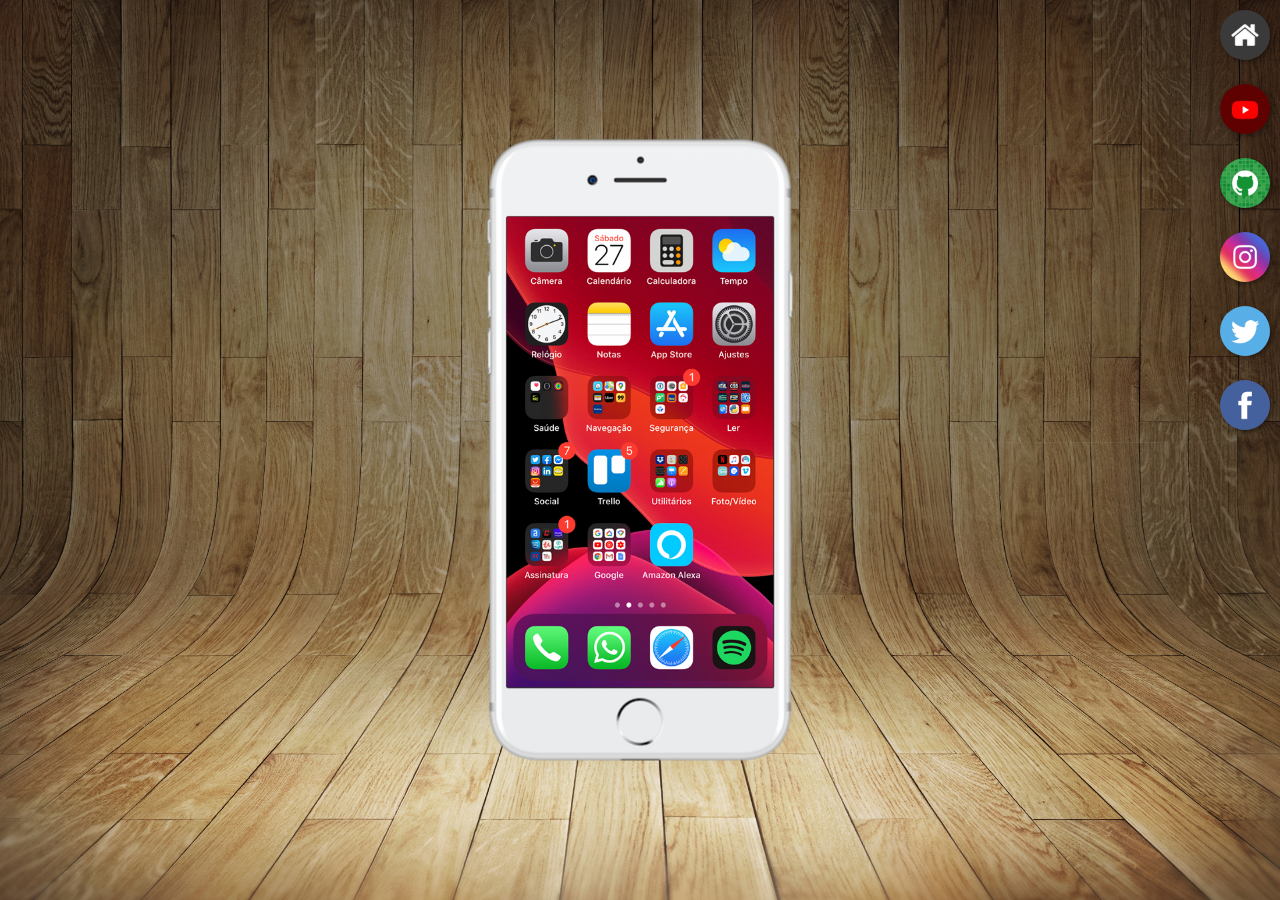
<file: index.html>
<!DOCTYPE html>
<html lang="pt-br">
<head>
    <meta charset="UTF-8">
    <meta name="viewport" content="width=device-width, initial-scale=1.0">
    <link rel="shortcut icon" href="favicon.ico" type="image/x-icon">
    <link rel="stylesheet" href="estilos/style.css">
    <title>Projeto Redes Sociais</title>
</head>
<body>
    <main>
        <section id="telefone">
            <iframe src="home.html" frameborder="0" name="tela" id="tela"></iframe>

        </section>
        <section id="redes-sociais">
            <a href="home.html" target="tela"><img src="imagens/logo-home.jpg" alt="Home"></a><br>
            <a href="youtube.html" target="tela"><img src="imagens/logo-youtube.jpg" alt="YouTube"></a><br>
            <a href="github.html" target="tela"><img src="imagens/logo-github.jpg" alt="GitHub"></a><br>
            <a href="instagram.html" target="tela"><img src="imagens/logo-instagram.jpg" alt="Instagram"></a><br>
            <a href="twitter.html" target="tela"><img src="imagens/logo-twitter.jpg" alt="Twitter"></a><br>
            <a href="facebook.html" target="tela"><img src="imagens/logo-facebook.jpg" alt="Facebook"></a>
        </section>
    </main>
</body>
</html>
</file>
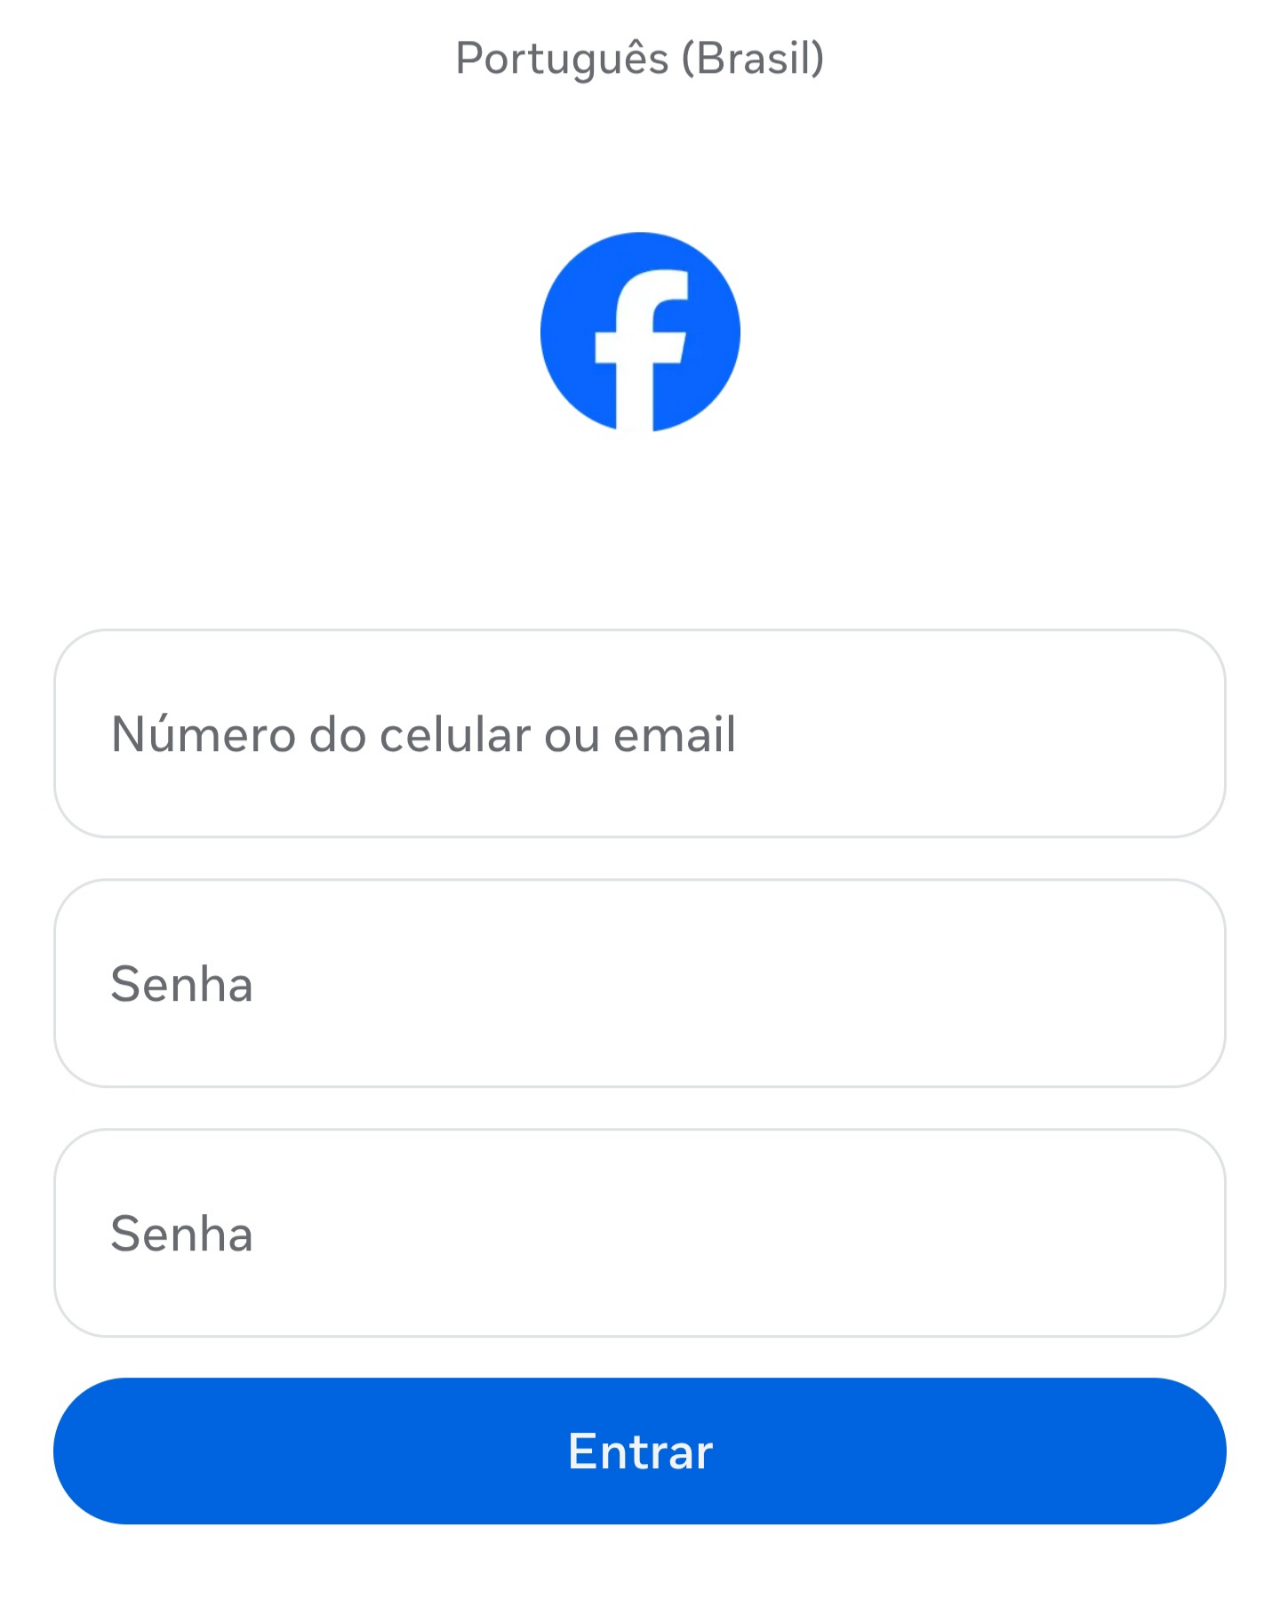
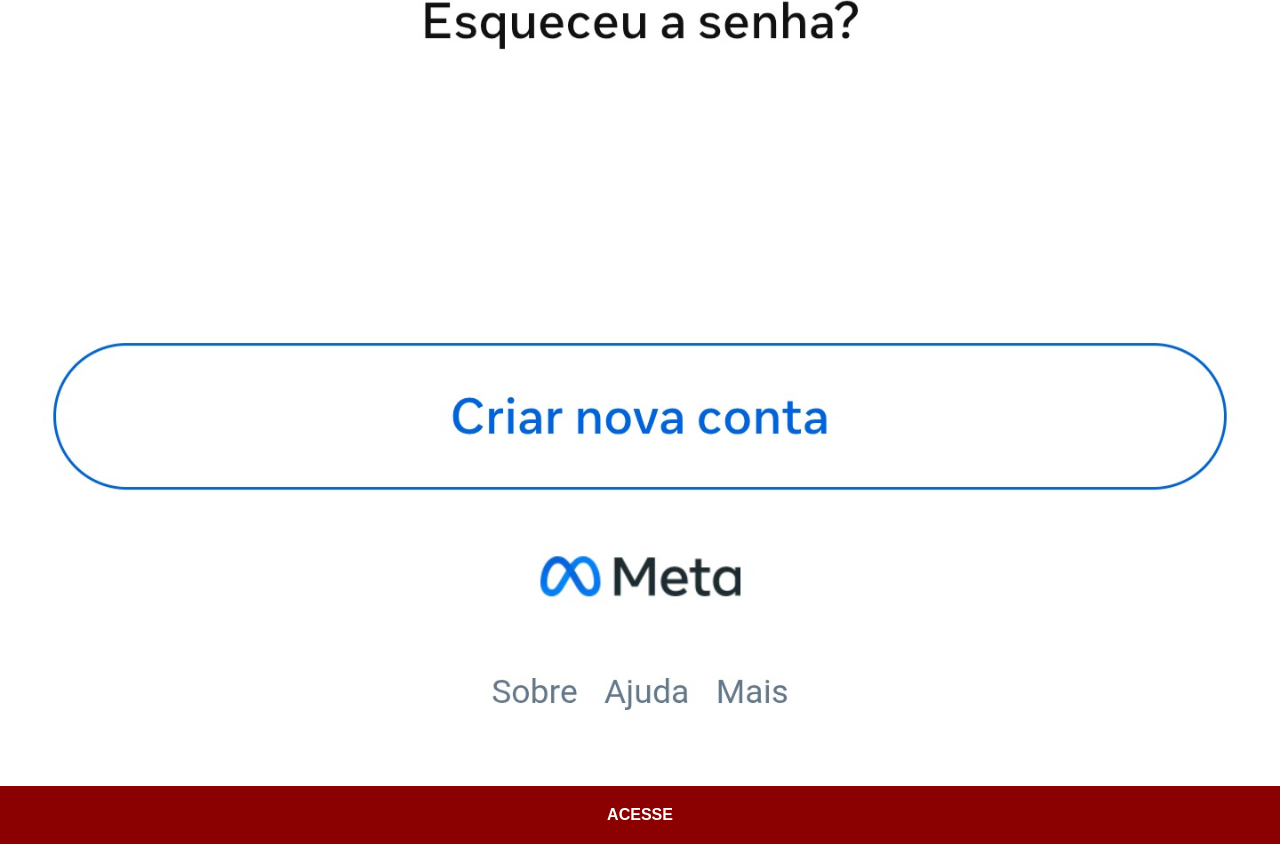
<file: facebook.html>
<!DOCTYPE html>
<html lang="pt-br">
<head>
    <meta charset="UTF-8">
    <meta name="viewport" content="width=device-width, initial-scale=1.0">
    <link rel="stylesheet" href="estilos/social.css">
    <title>Facebook</title>
</head>
<body>
    <img src="imagens/Screenshot_20261009_165855_Chrome.jpg" alt="Facebook"><a href="https://www.meta.com/br/" target="_blank">ACESSE</a>
</body>
</html>
</file>
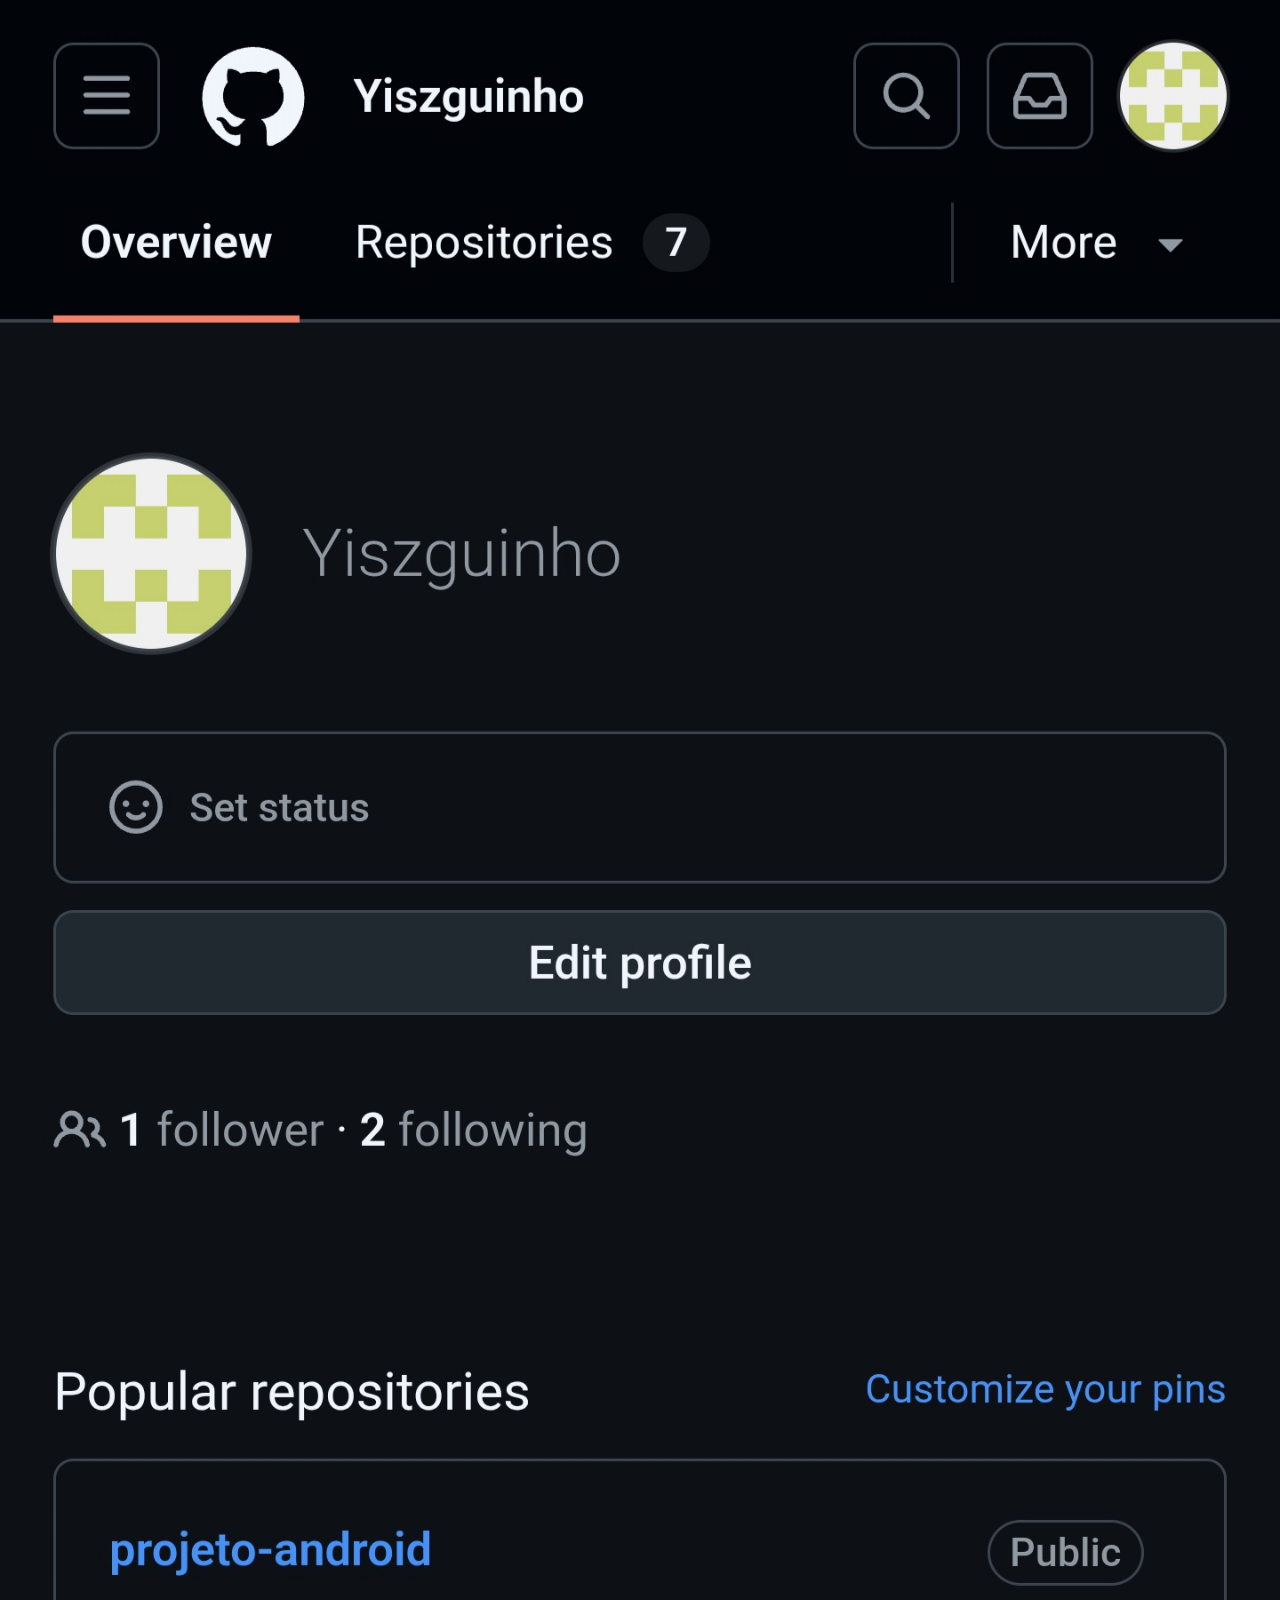
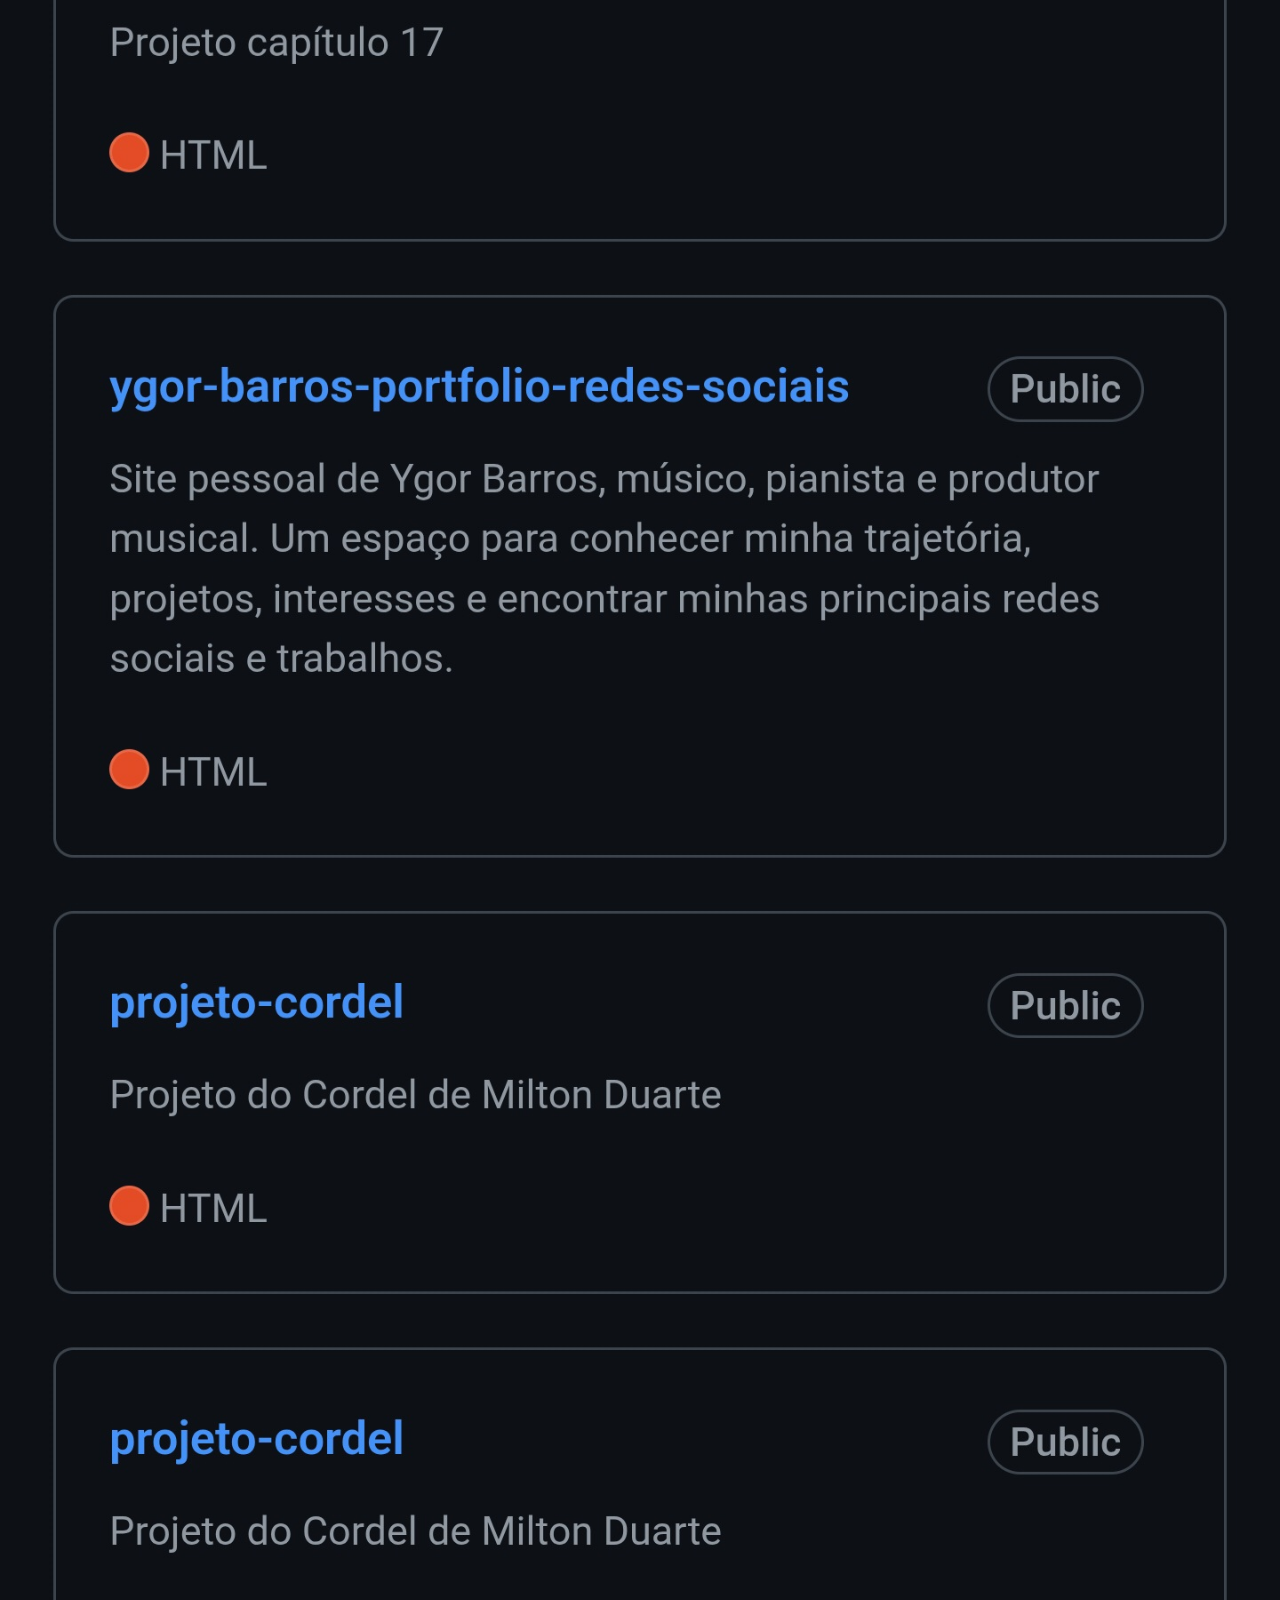
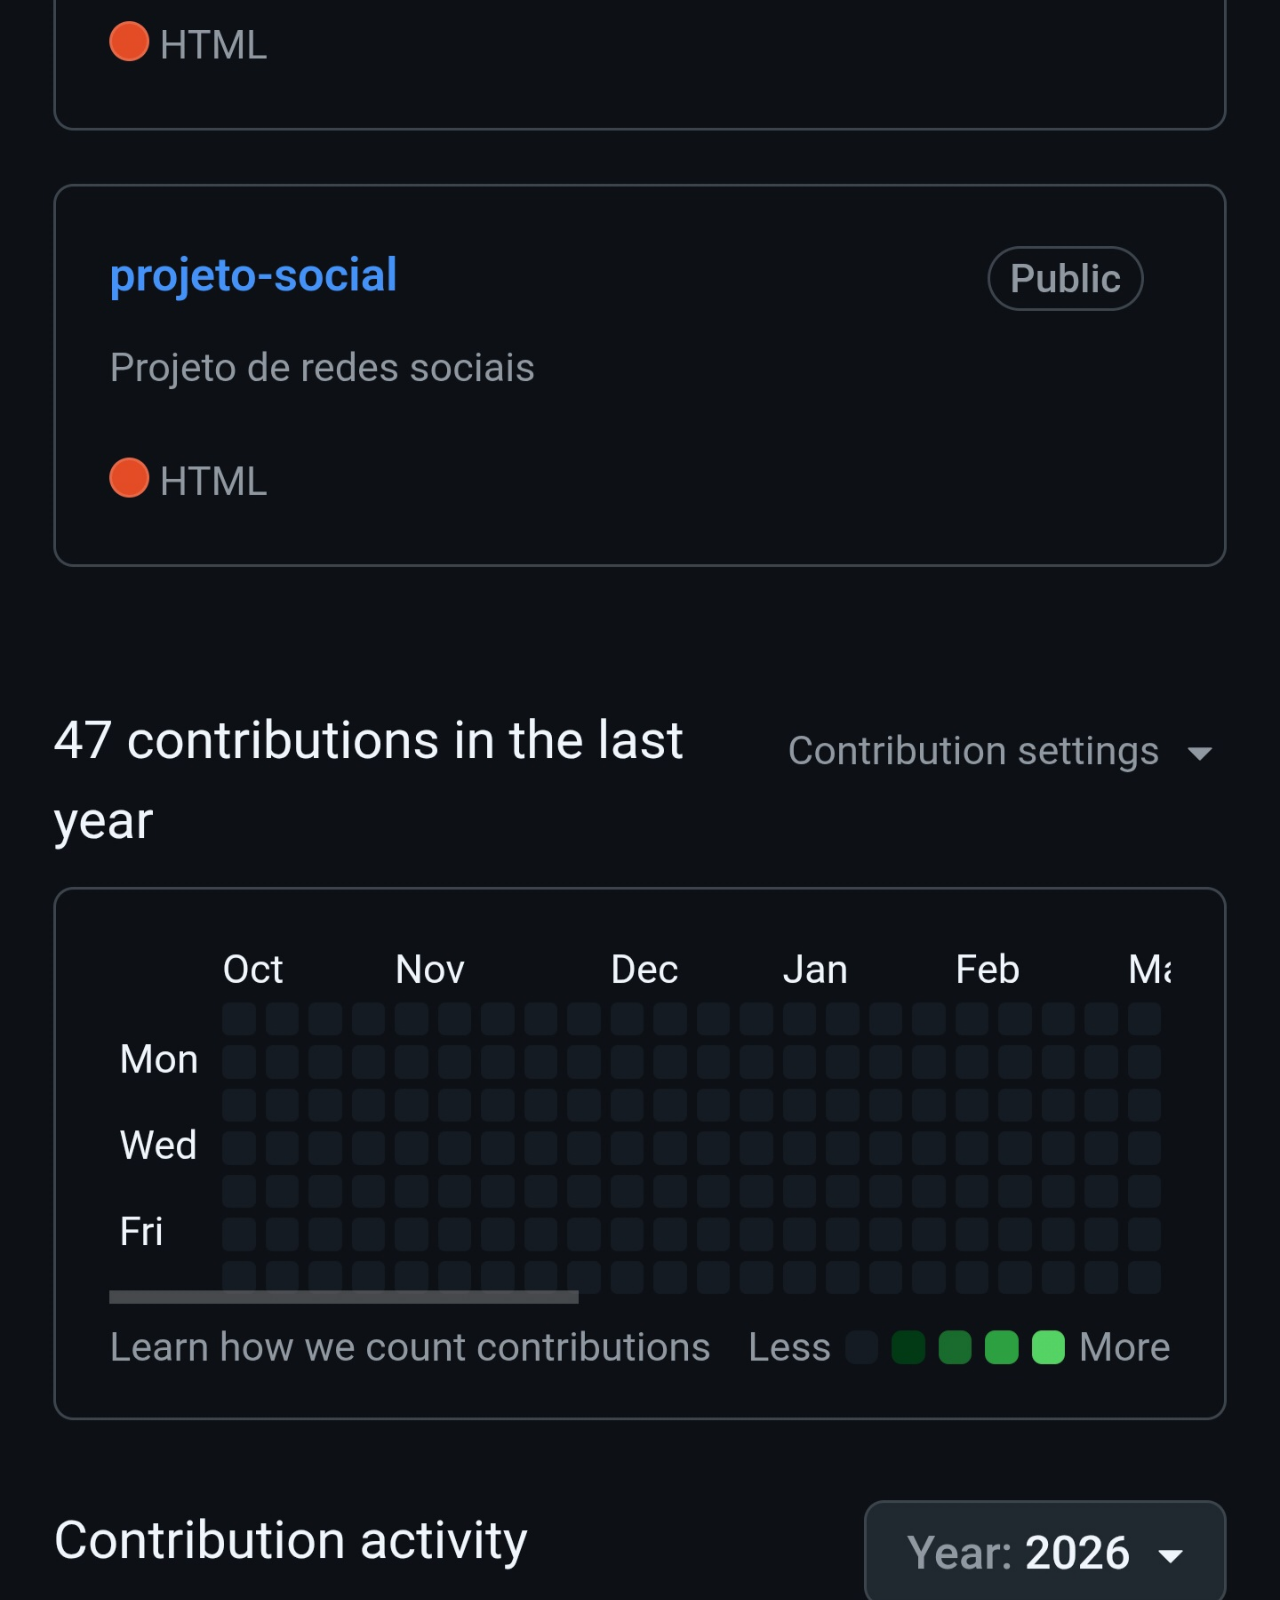
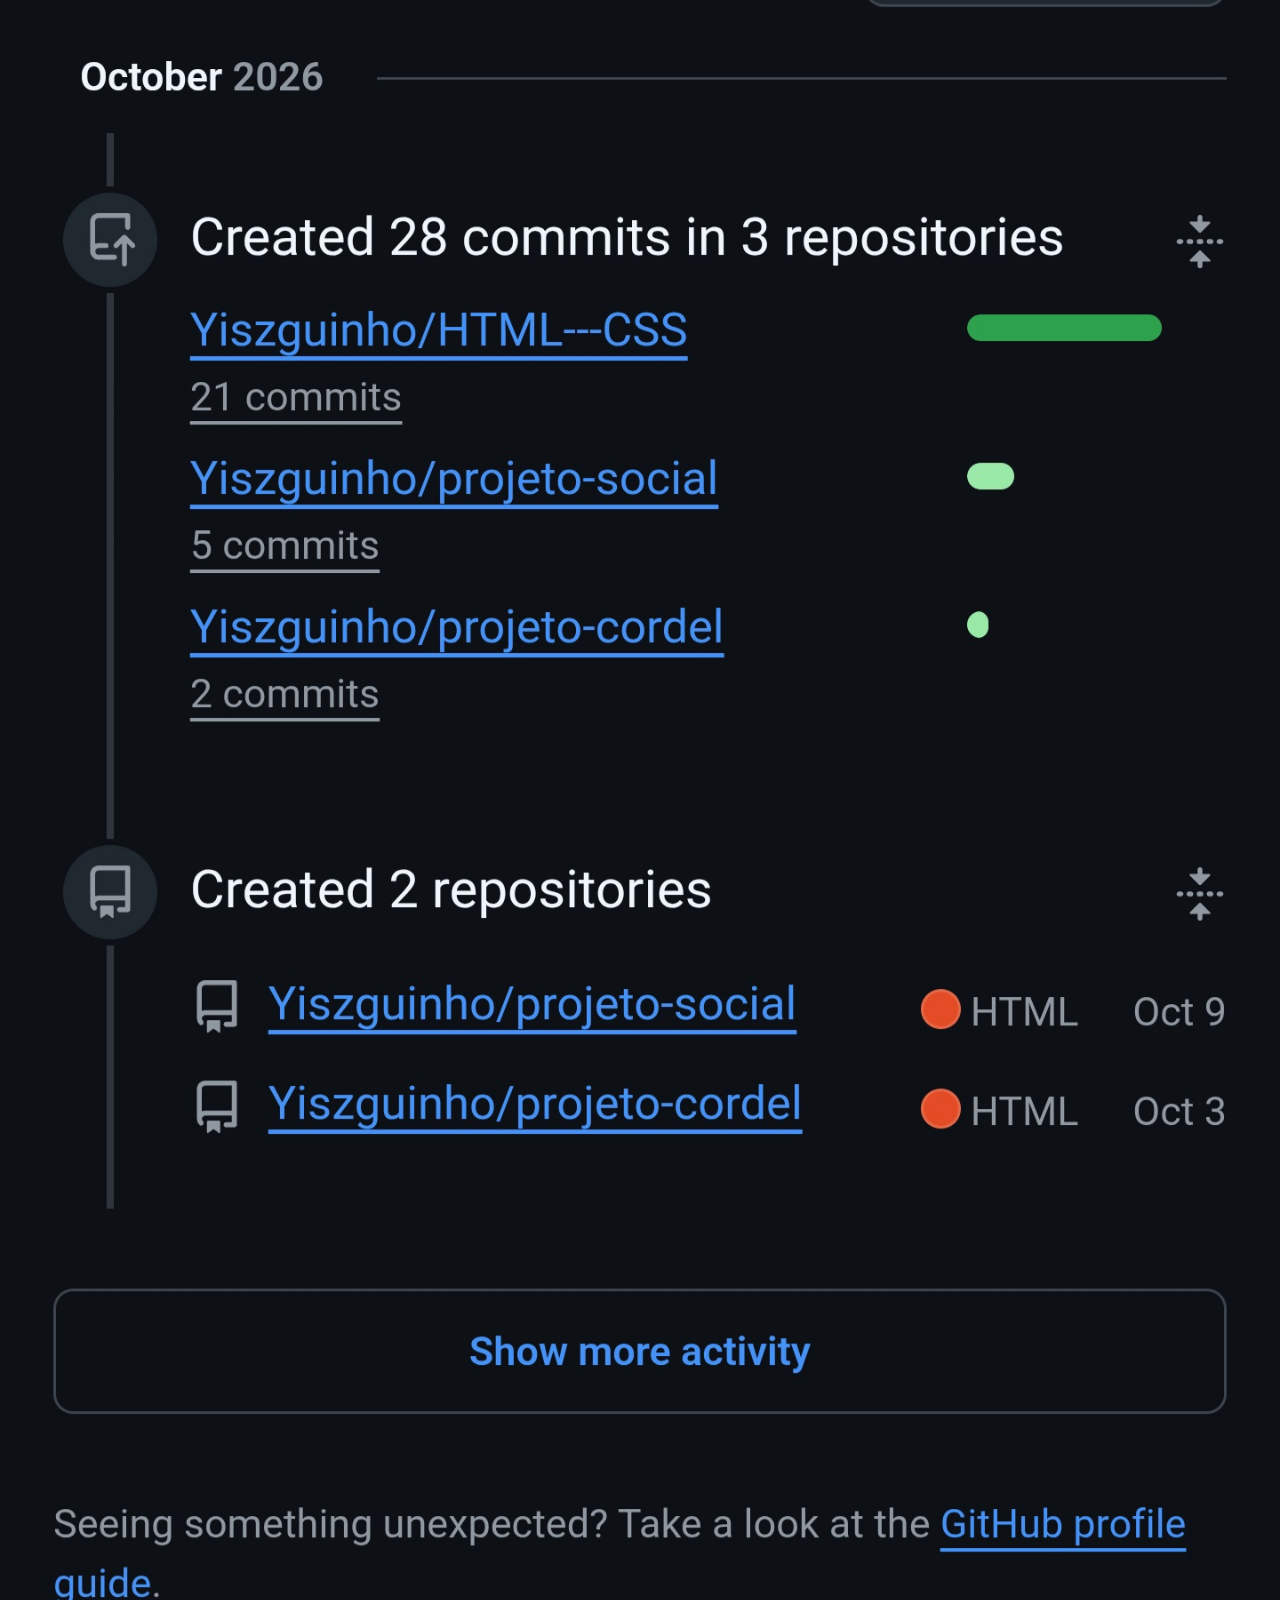
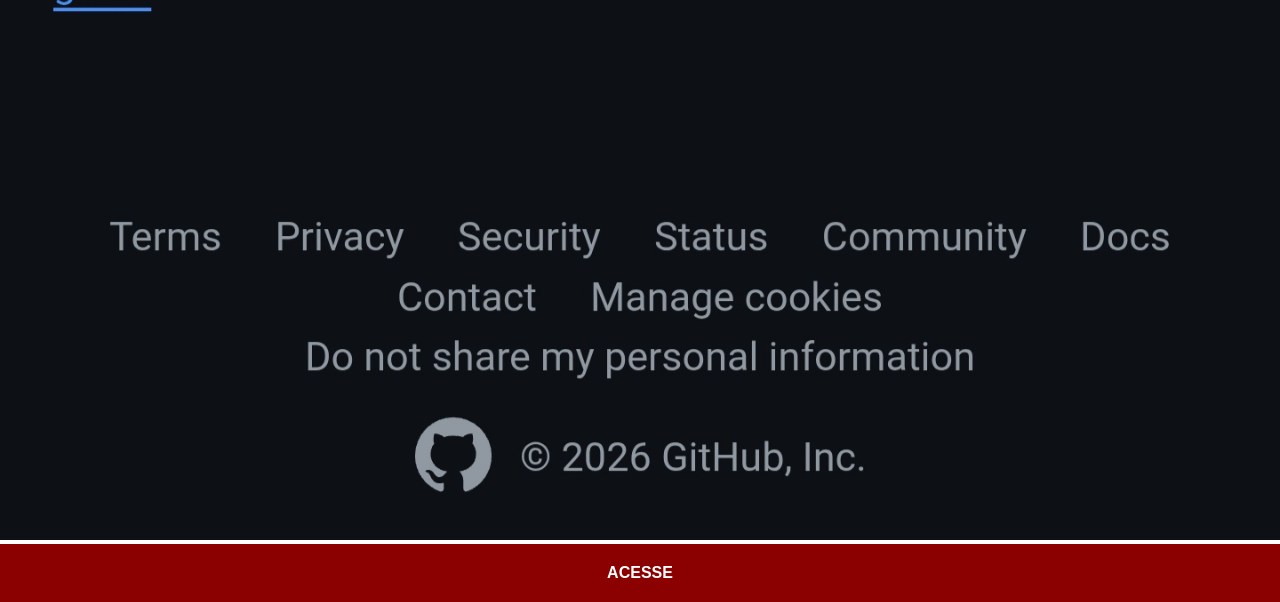
<file: github.html>
<!DOCTYPE html>
<html lang="pt-br">
<head>
    <meta charset="UTF-8">
    <meta name="viewport" content="width=device-width, initial-scale=1.0">
    <link rel="stylesheet" href="estilos/social.css">
    <title>GitHub</title>
</head>
<body>
    <img src="imagens/Screenshot_20261009_165759_Chrome.jpg" alt="GitHub"><a href="https://github.com/Yiszguinho" target="_blank">ACESSE</a>
</body>
</html>
</file>
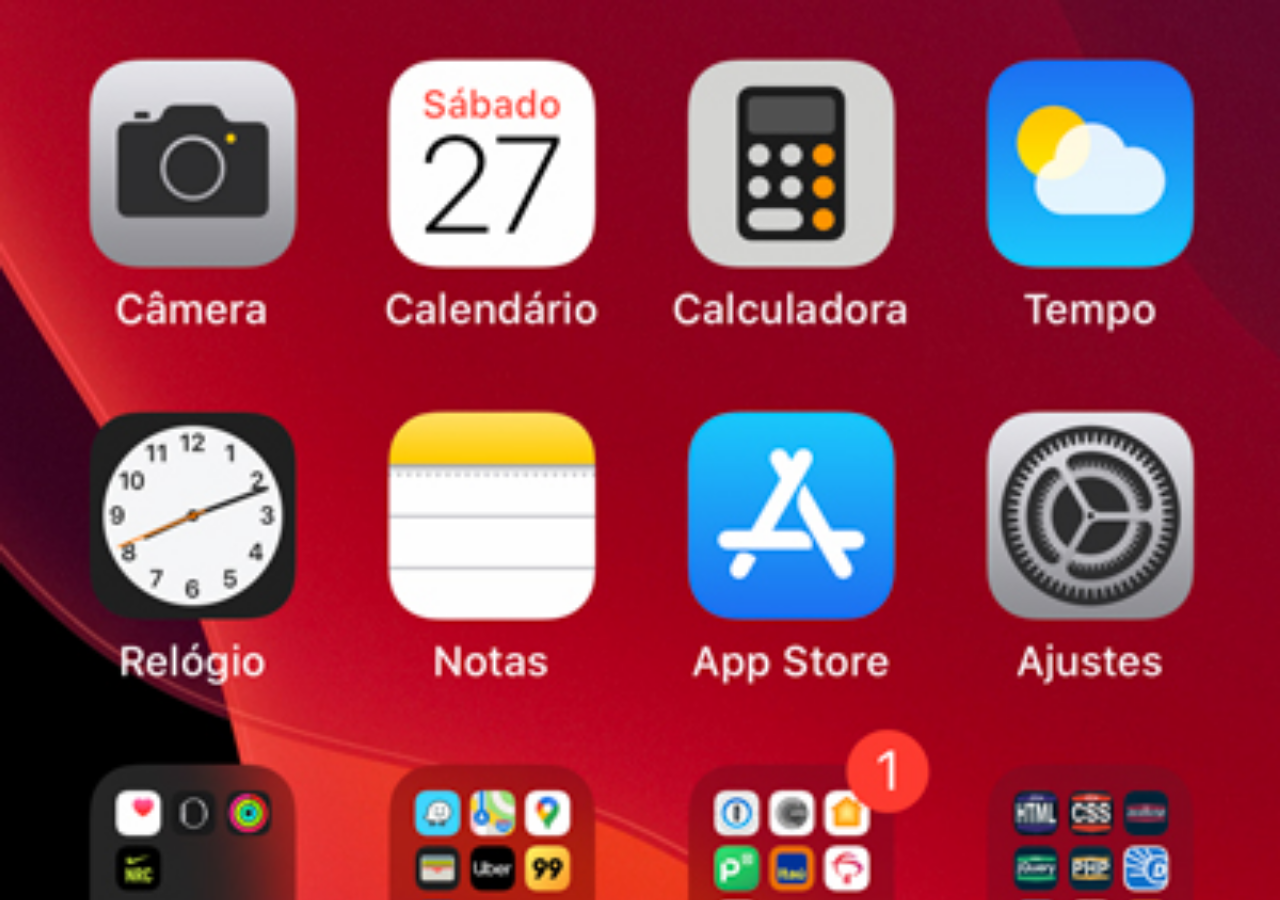
<file: home.html>
<!DOCTYPE html>
<html lang="pt-br">
<head>
    <meta charset="UTF-8">
    <meta name="viewport" content="width=device-width, initial-scale=1.0">
    <title>Home</title>
    <style>
        * {
            margin: 0px;
            padding: 0px;
        }

        body {
            width: 100vw;
            height: 100vh;
            background: black url(imagens/tela-home.jpg) no-repeat top center;
            background-size: cover;
        }
    </style>
</head>
<body>
    
</body>
</html>
</file>
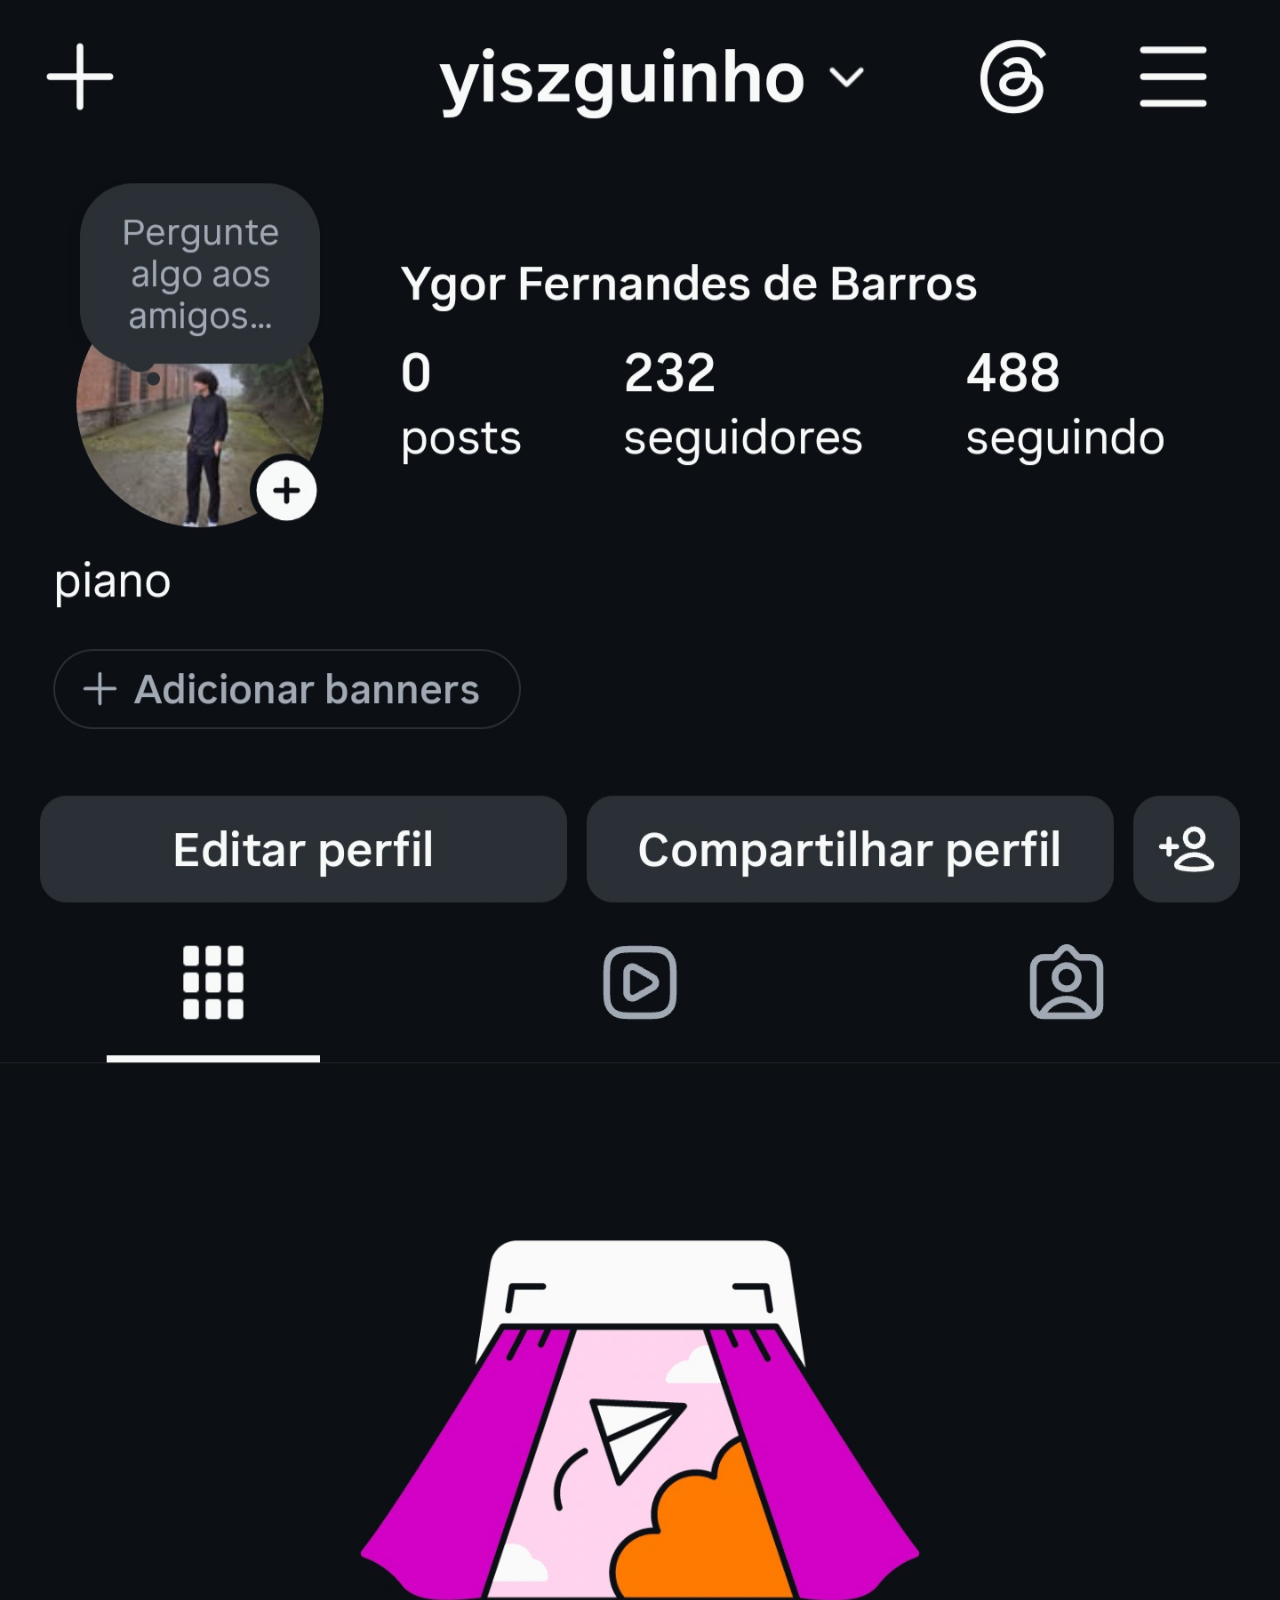
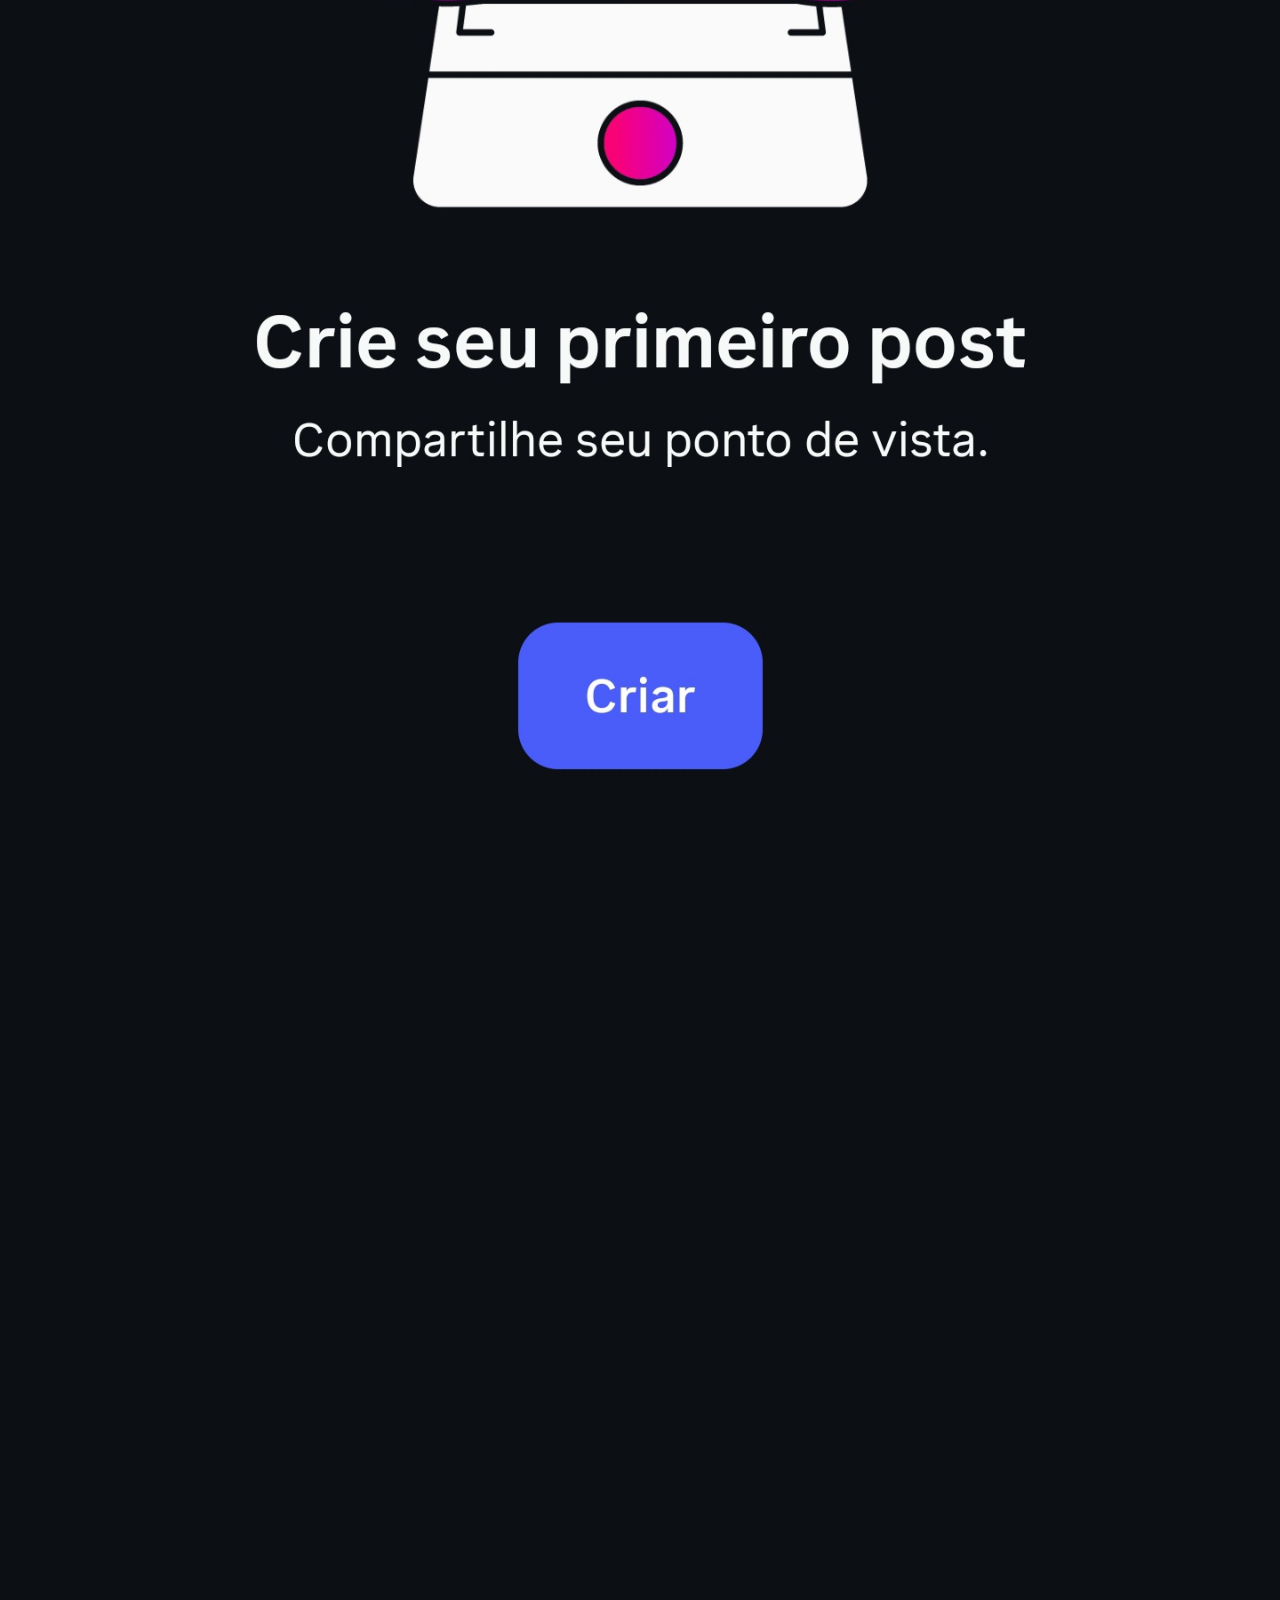
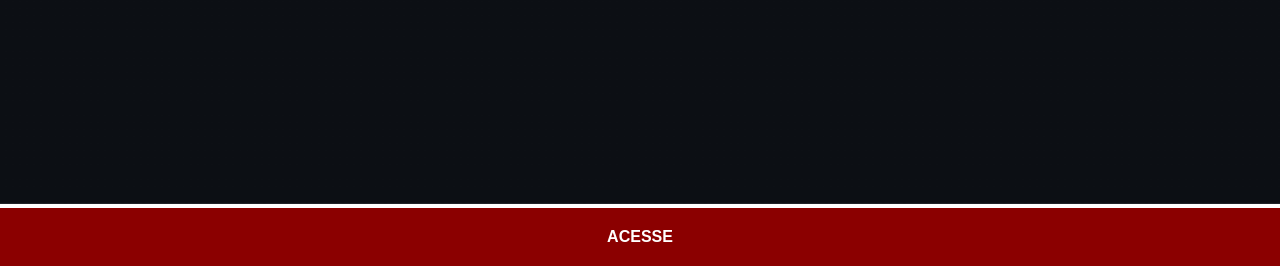
<file: instagram.html>
<!DOCTYPE html>
<html lang="pt-br">
<head>
    <meta charset="UTF-8">
    <meta name="viewport" content="width=device-width, initial-scale=1.0">
    <link rel="stylesheet" href="estilos/social.css">
    <title>Instagram</title>
</head>
<body>
    <img src="imagens/Screenshot_20261009_165259_Instagram.jpg" alt="GitHub"><a href="https://www.instagram.com/yiszguinho/" target="_blank">ACESSE</a>
</body>
</html>
</file>
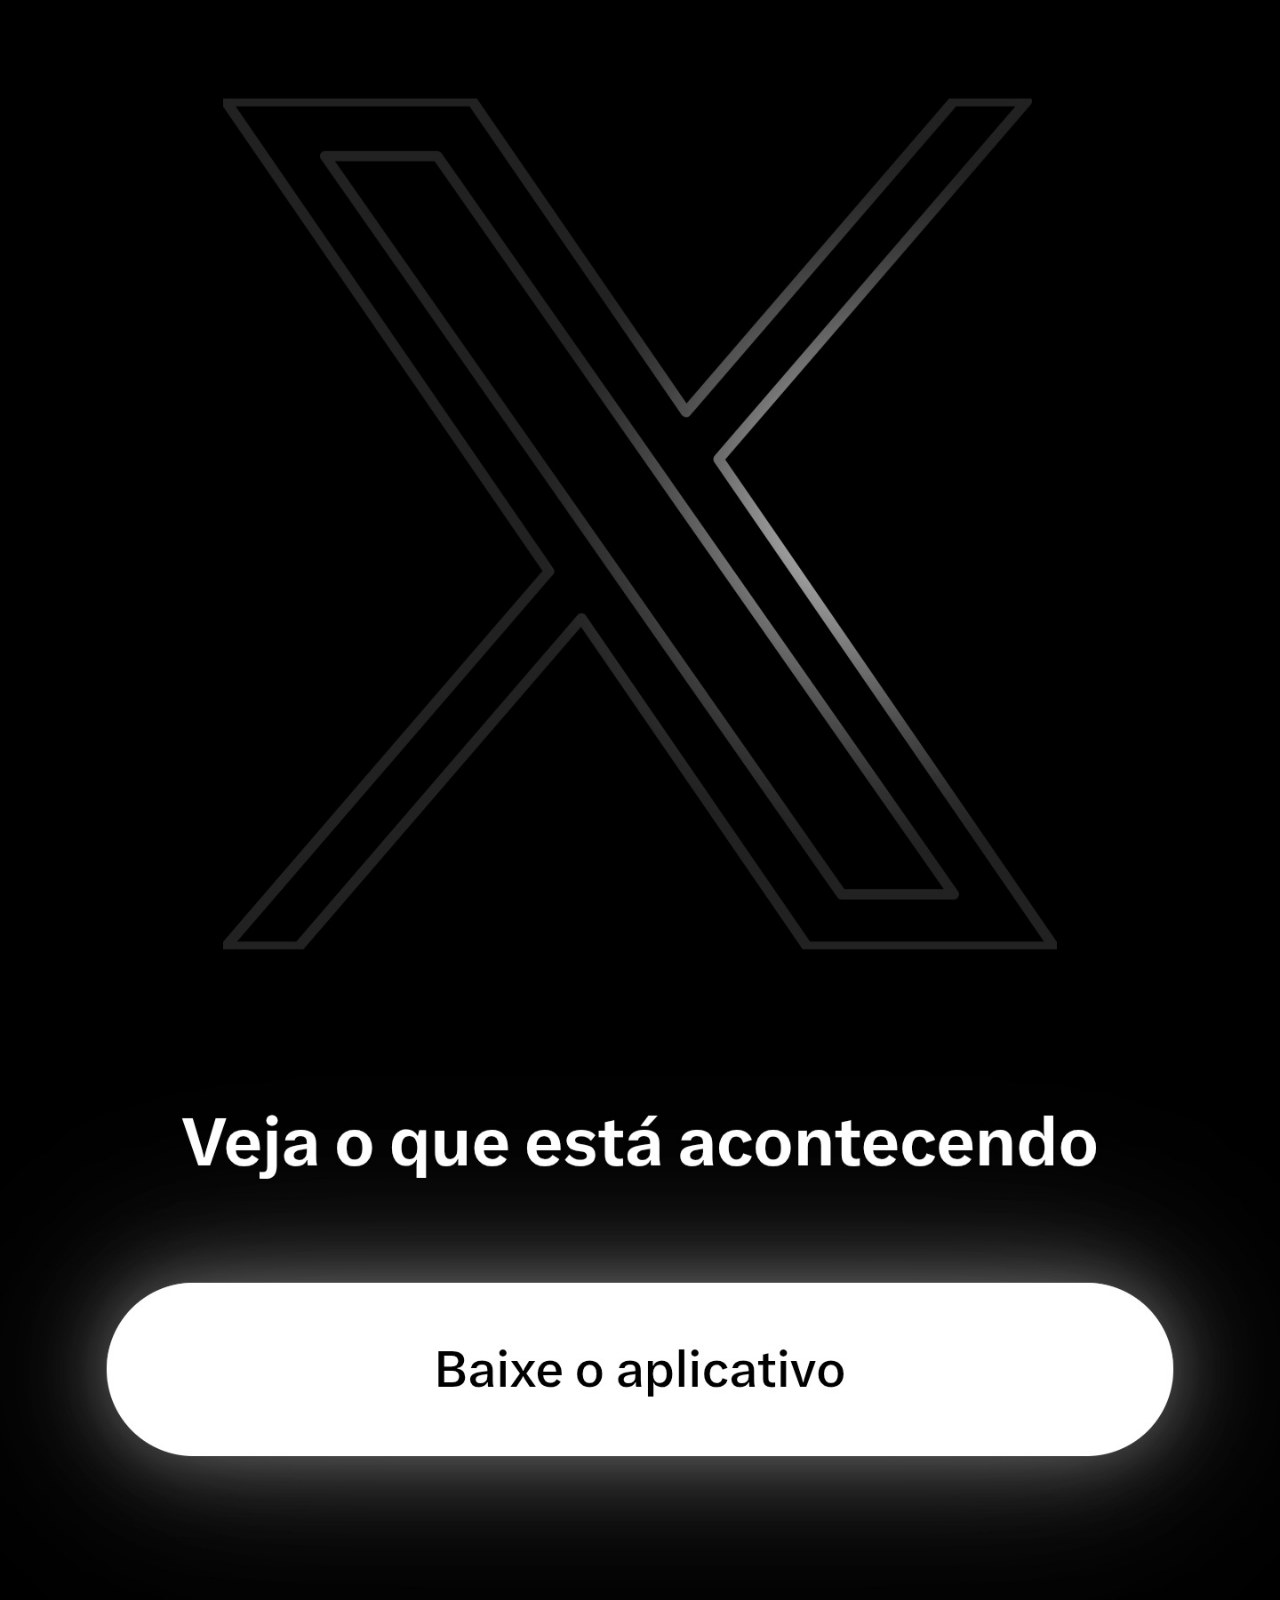
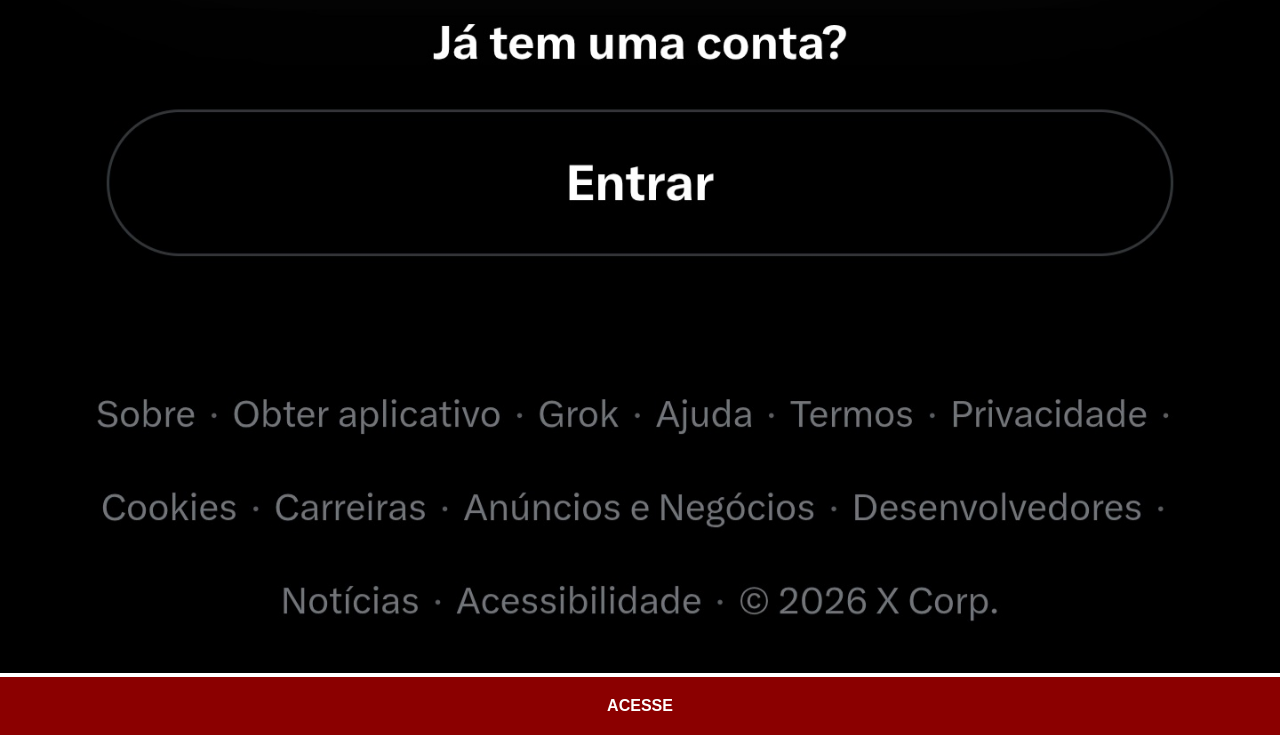
<file: twitter.html>
<!DOCTYPE html>
<html lang="pt-br">
<head>
    <meta charset="UTF-8">
    <meta name="viewport" content="width=device-width, initial-scale=1.0">
    <link rel="stylesheet" href="estilos/social.css">
    <title>Twitter</title>
</head>
<body>
    <img src="imagens/Screenshot_20261009_165928_Chrome.jpg" alt="GitHub"><a href="https://x.com/" target="_blank">ACESSE</a>
</body>
</html>
</file>
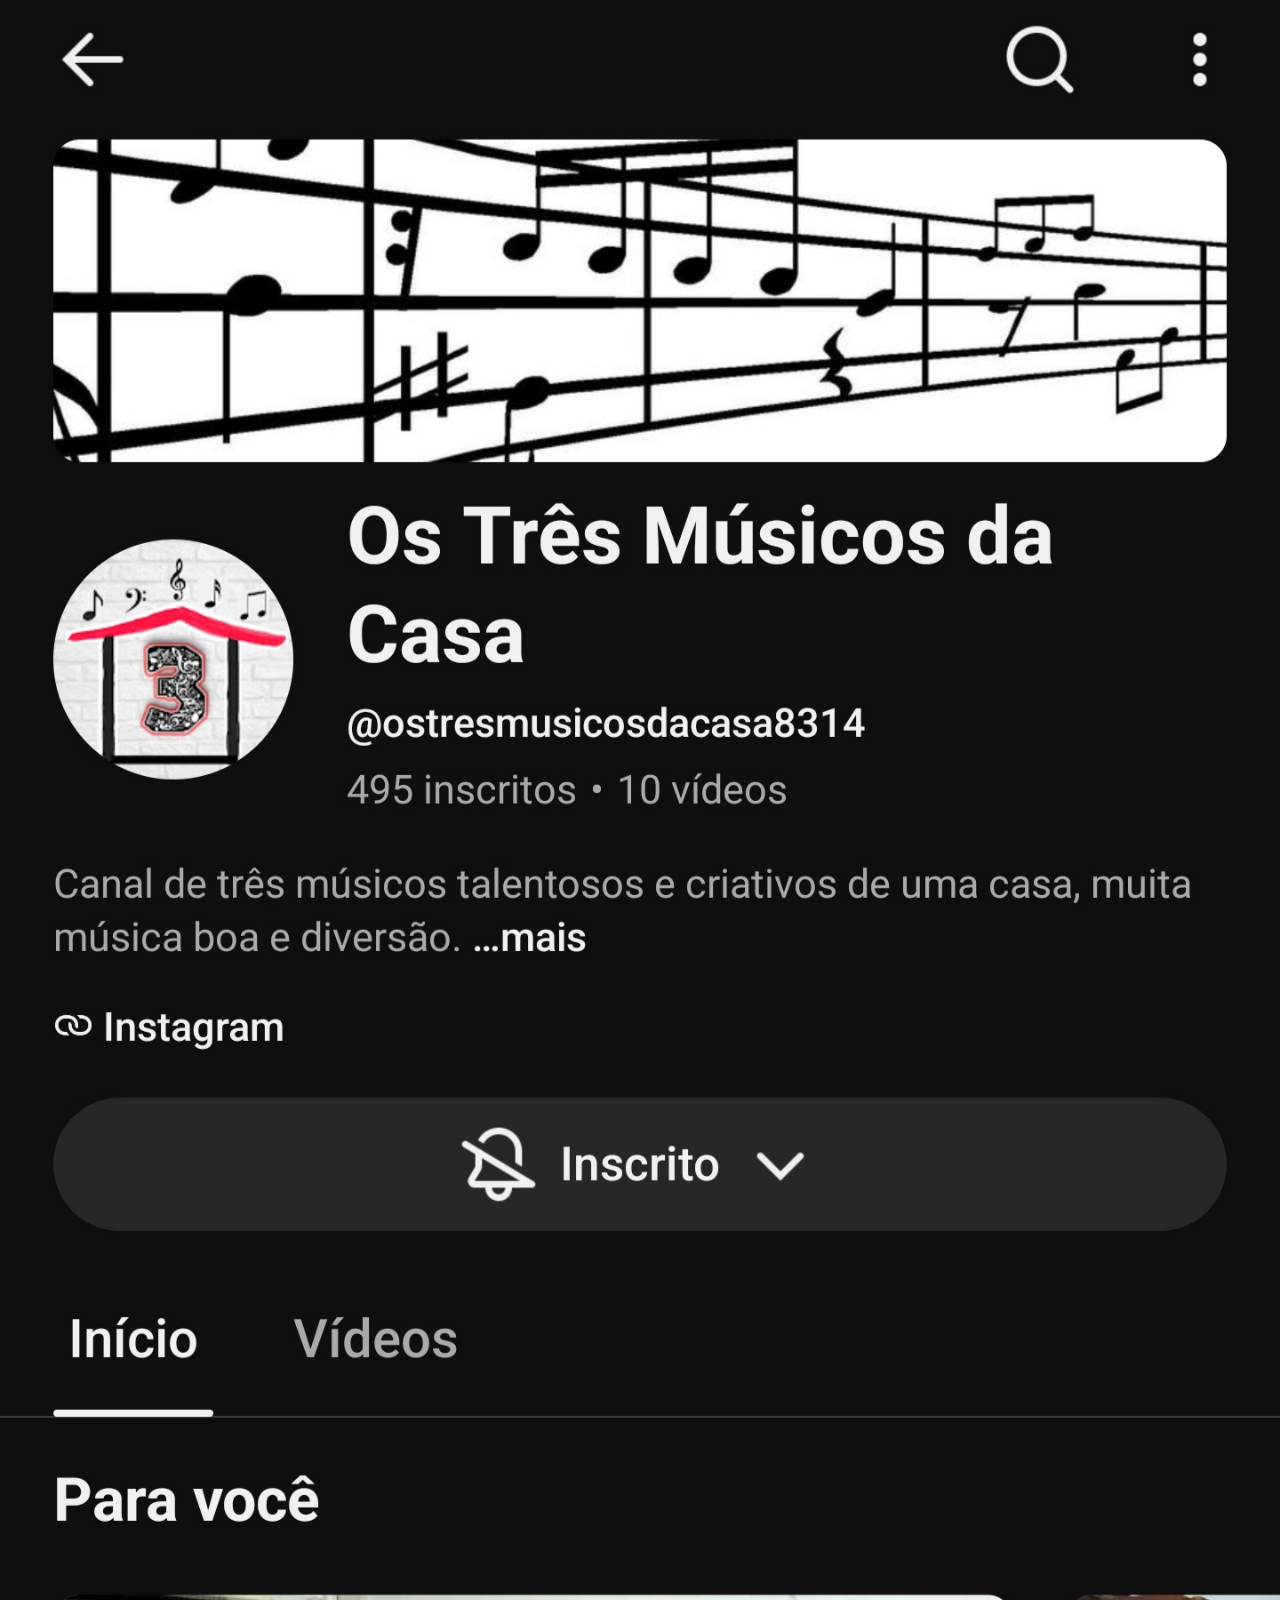
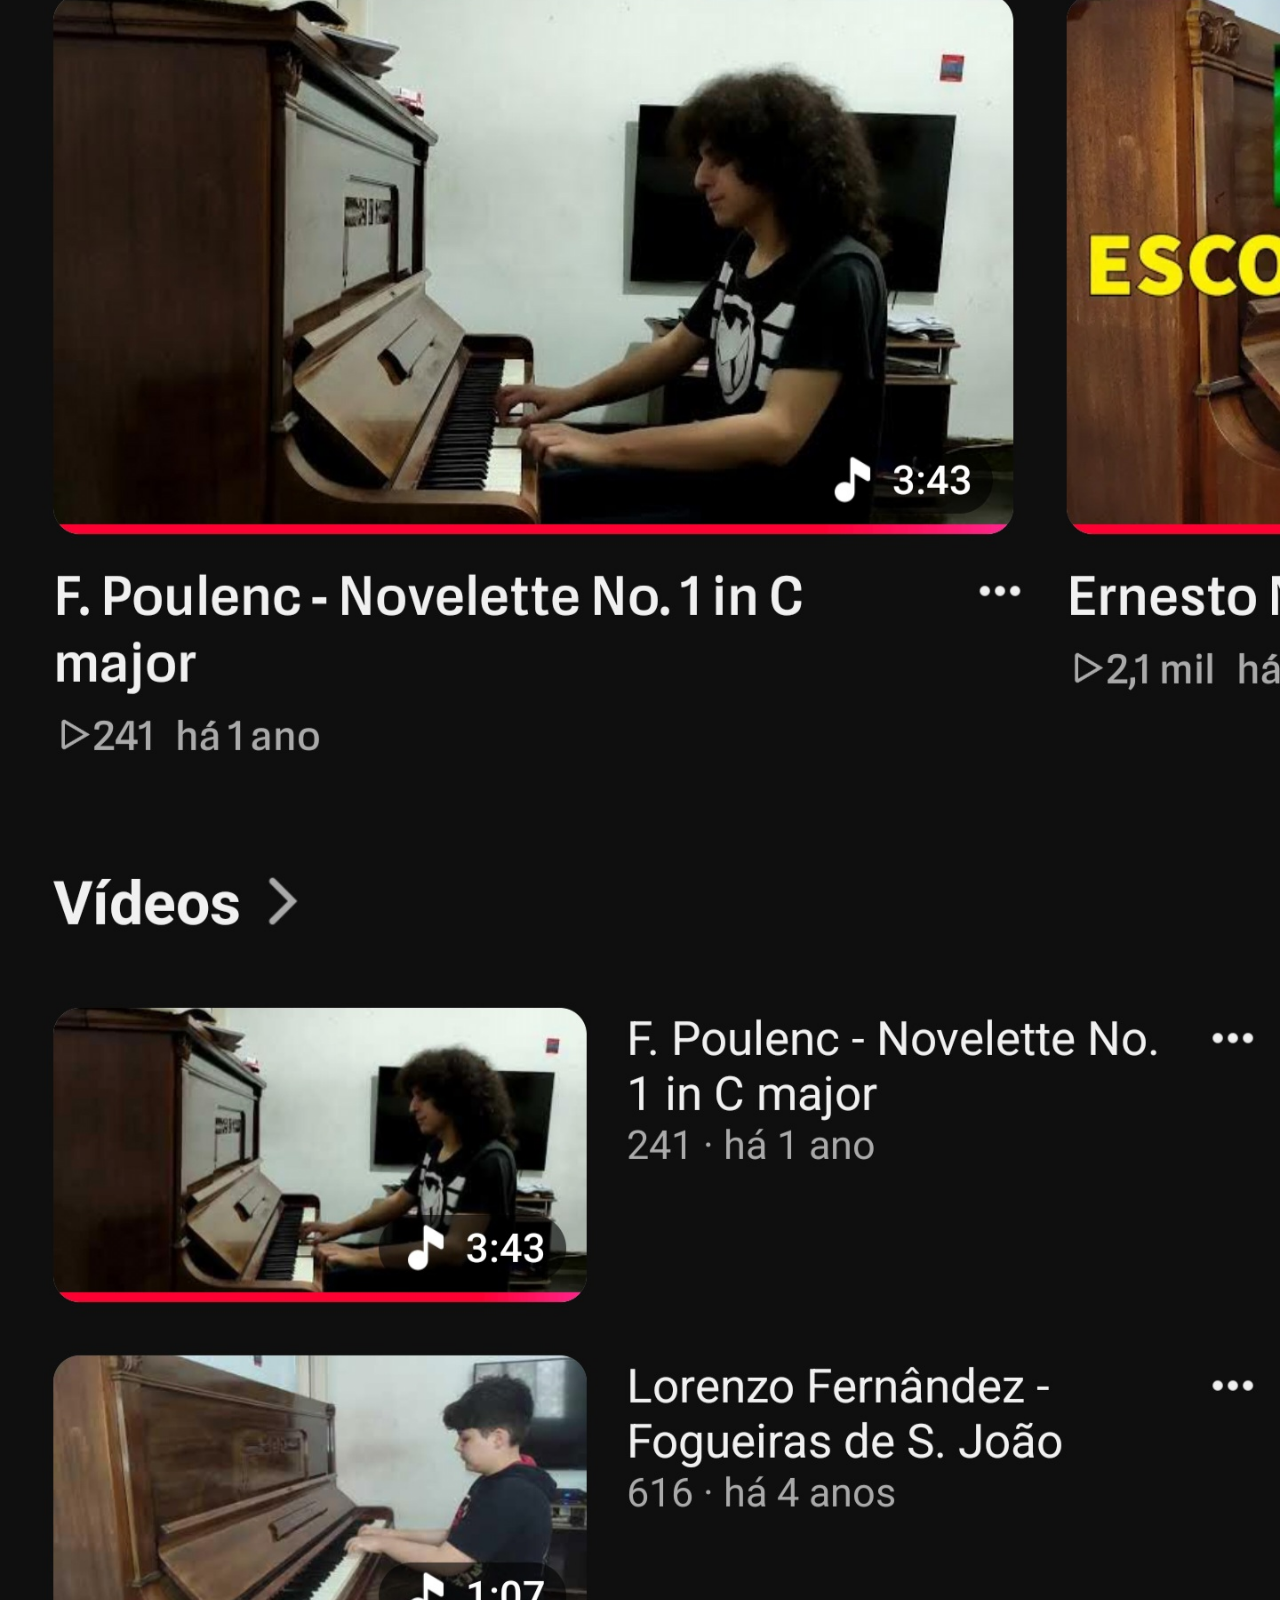
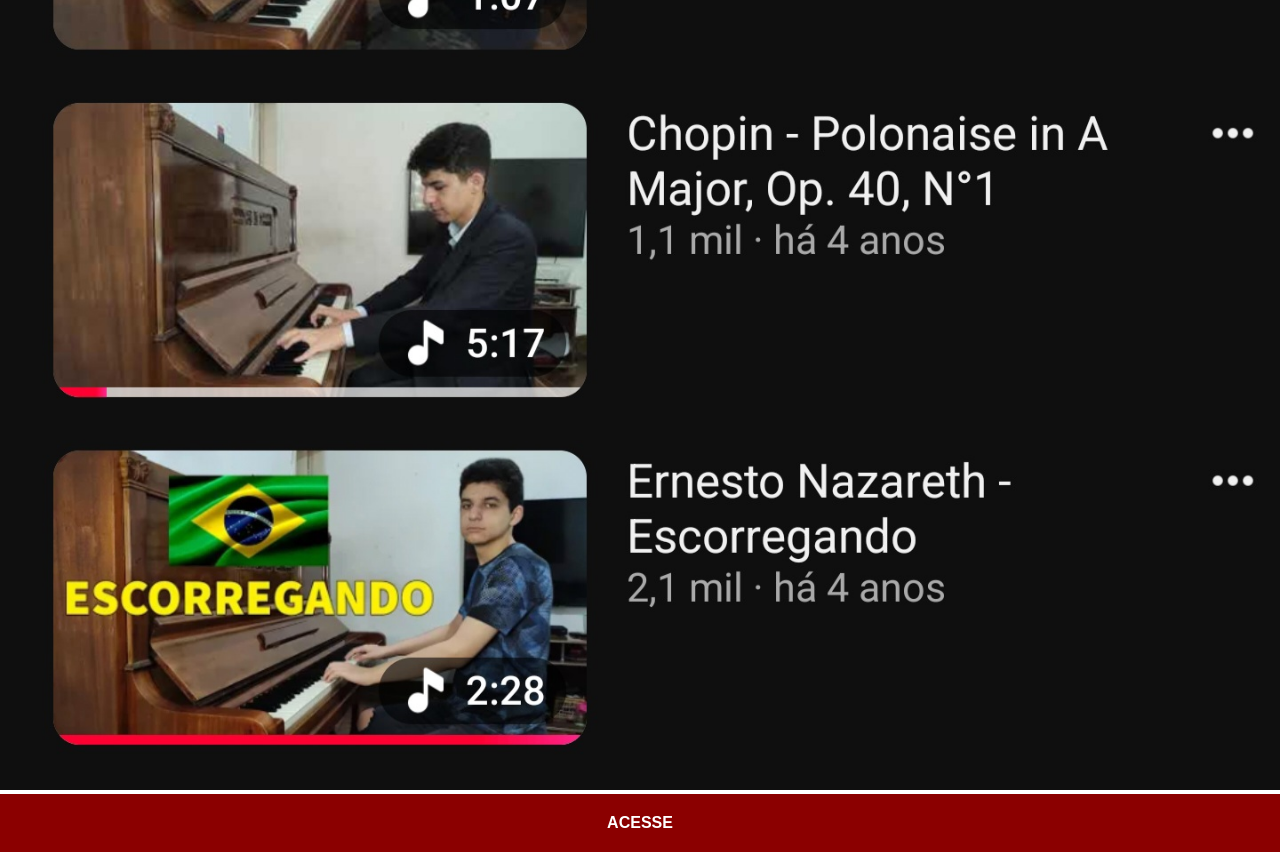
<file: youtube.html>
<!DOCTYPE html>
<html lang="pt-br">
<head>
    <meta charset="UTF-8">
    <meta name="viewport" content="width=device-width, initial-scale=1.0">
    <link rel="stylesheet" href="estilos/social.css">
    <title>YouTube</title>
    <style>
        * {
          margin: 0px;
          padding: 0px;
          font-family: Arial, Helvetica, sans-serif;  
        }

        img {
            width: 100vw;
        }

        ::-webkit-scrollbar {
            width: 0px;
            height: 0px;
        }

        a {
            display: block;
            background-color: darkred;
            color: white;
            padding: 20px;
            text-align: center;
            font-weight: bolder;
            text-decoration: none;
        }

        a:hover {
            background-color: red;
        }
    </style>
</head>
<body>
    <img src="imagens/Screenshot_20261009_165040_YouTube.jpg" alt="YouTube"><a href="https://www.youtube.com/@ostresmusicosdacasa8314" target="_blank">ACESSE</a>
</body>
</html>
</file>
<file: estilos/style.css>
@charset "UTF-8";

*{
    margin: 0px;
    padding: 0px;
    font-family: Arial, Helvetica, sans-serif;
}

html, body {
    height: 100vh;
    width: 100vw;
    background-color: black;
}

main {
    height: 100vh;
    position: relative;
}

body {
    background: url(../imagens/fundo-madeira.jpg) no-repeat top center;
    background-size: cover;
    background-attachment: fixed;
}

section#telefone {
    position: absolute;
    top: 50%;
    left: 50%;
    transform: translate(-50%, -50%);

    height: 627px;
    width: 311px;
    background-color: blue;
    background: url(../imagens/frame-iphone.png) no-repeat;
}

iframe#tela {
    position: relative;
    top: 80px;
    left: 22px;
    width: 267px;
    height: 471px;
}

section#redes-sociais {
    text-align: right;
}

section#redes-sociais img {
    width: 50px;
    margin: 10px;
    border-radius: 50%;
    box-shadow: 2px 2px 5px rgba(0, 0, 0, 0.400);
    box-sizing: border-box;
}

section#redes-sociais img:hover {
    border: 2px solid rgba(255, 255, 255, 0.623);
    transform: translate(-3px, -3px);
    box-shadow: 5px 5px 10px rgba(0, 0, 0, 0.61);
    transition: transform .3s, border 1s;
}
</file>
<file: estilos/social.css>
@charset "UTF-8";

* {
          margin: 0px;
          padding: 0px;
          font-family: Arial, Helvetica, sans-serif;  
}

img {
            width: 100vw;
}

::-webkit-scrollbar {
            width: 0px;
            height: 0px;
}

a {
            display: block;
            background-color: darkred;
            color: white;
            padding: 20px;
            text-align: center;
            font-weight: bolder;
            text-decoration: none;
}

a:hover {
            background-color: red;
}
</file>
